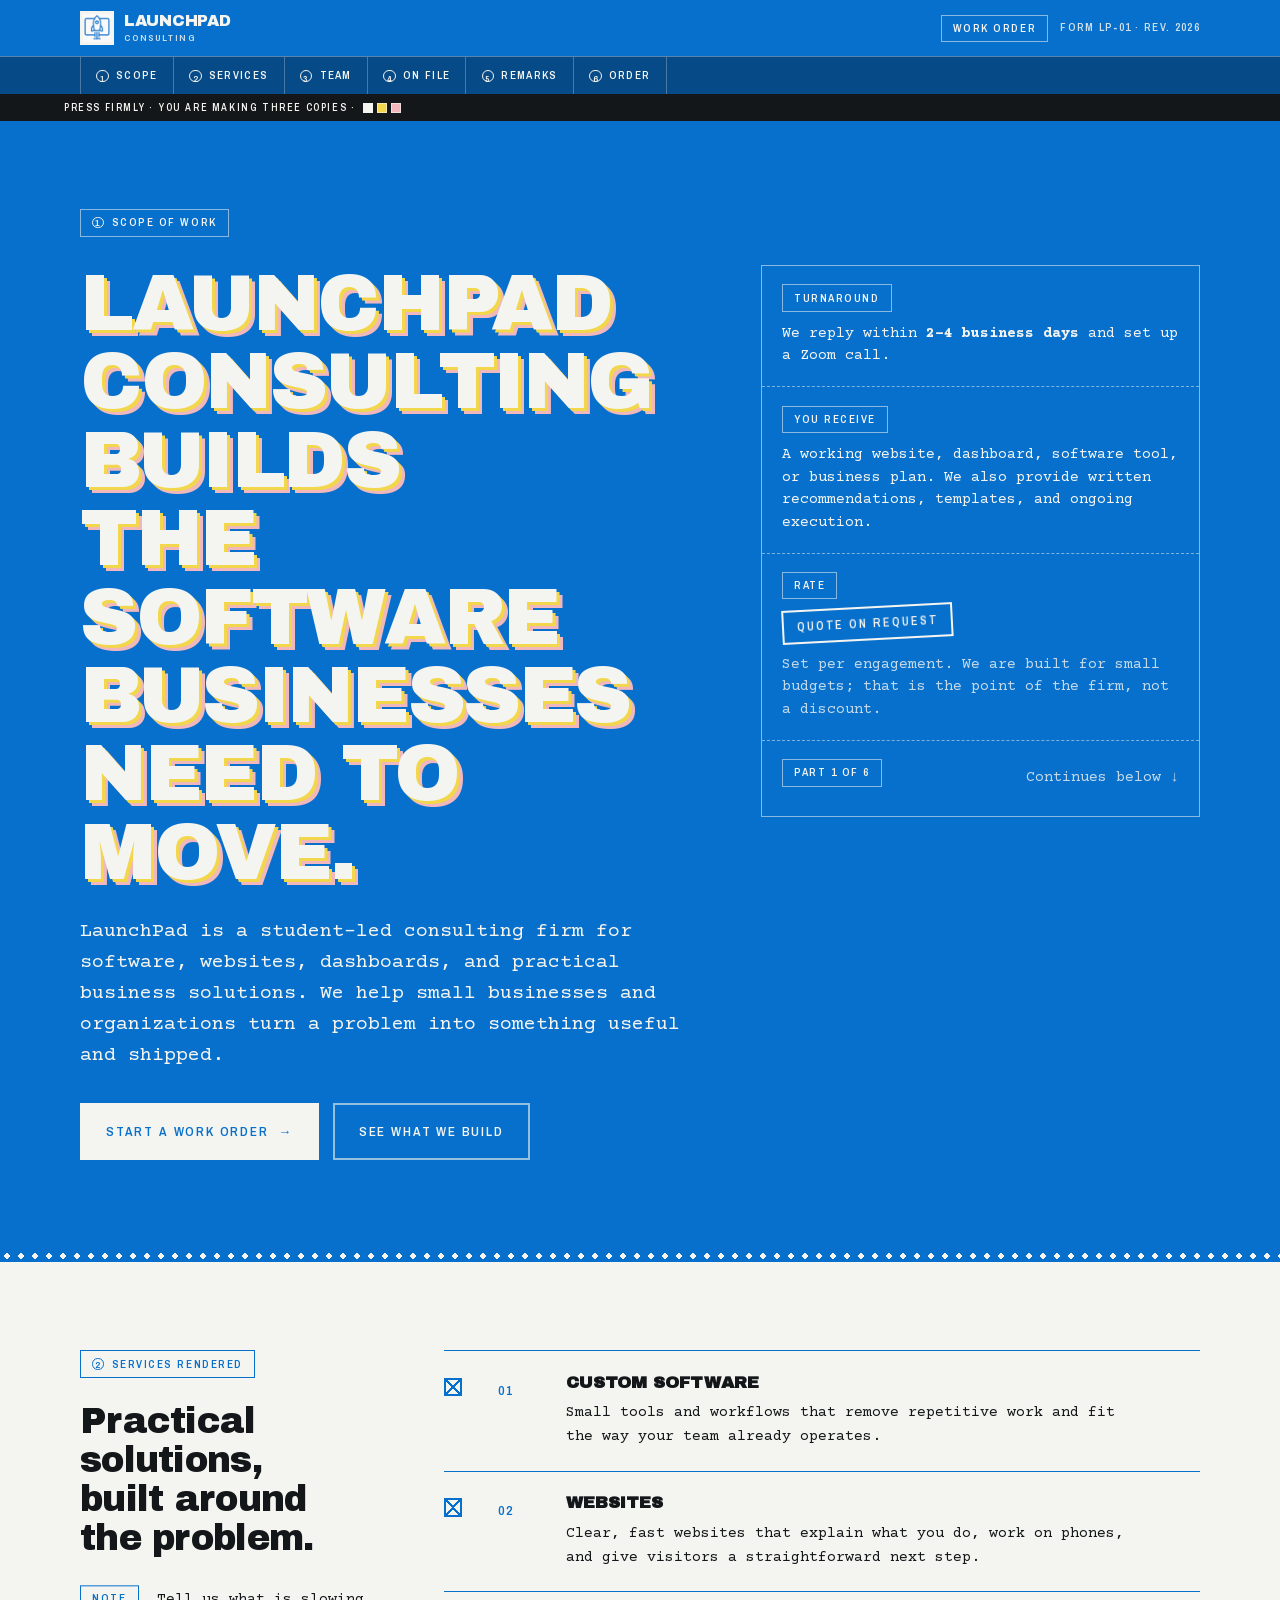
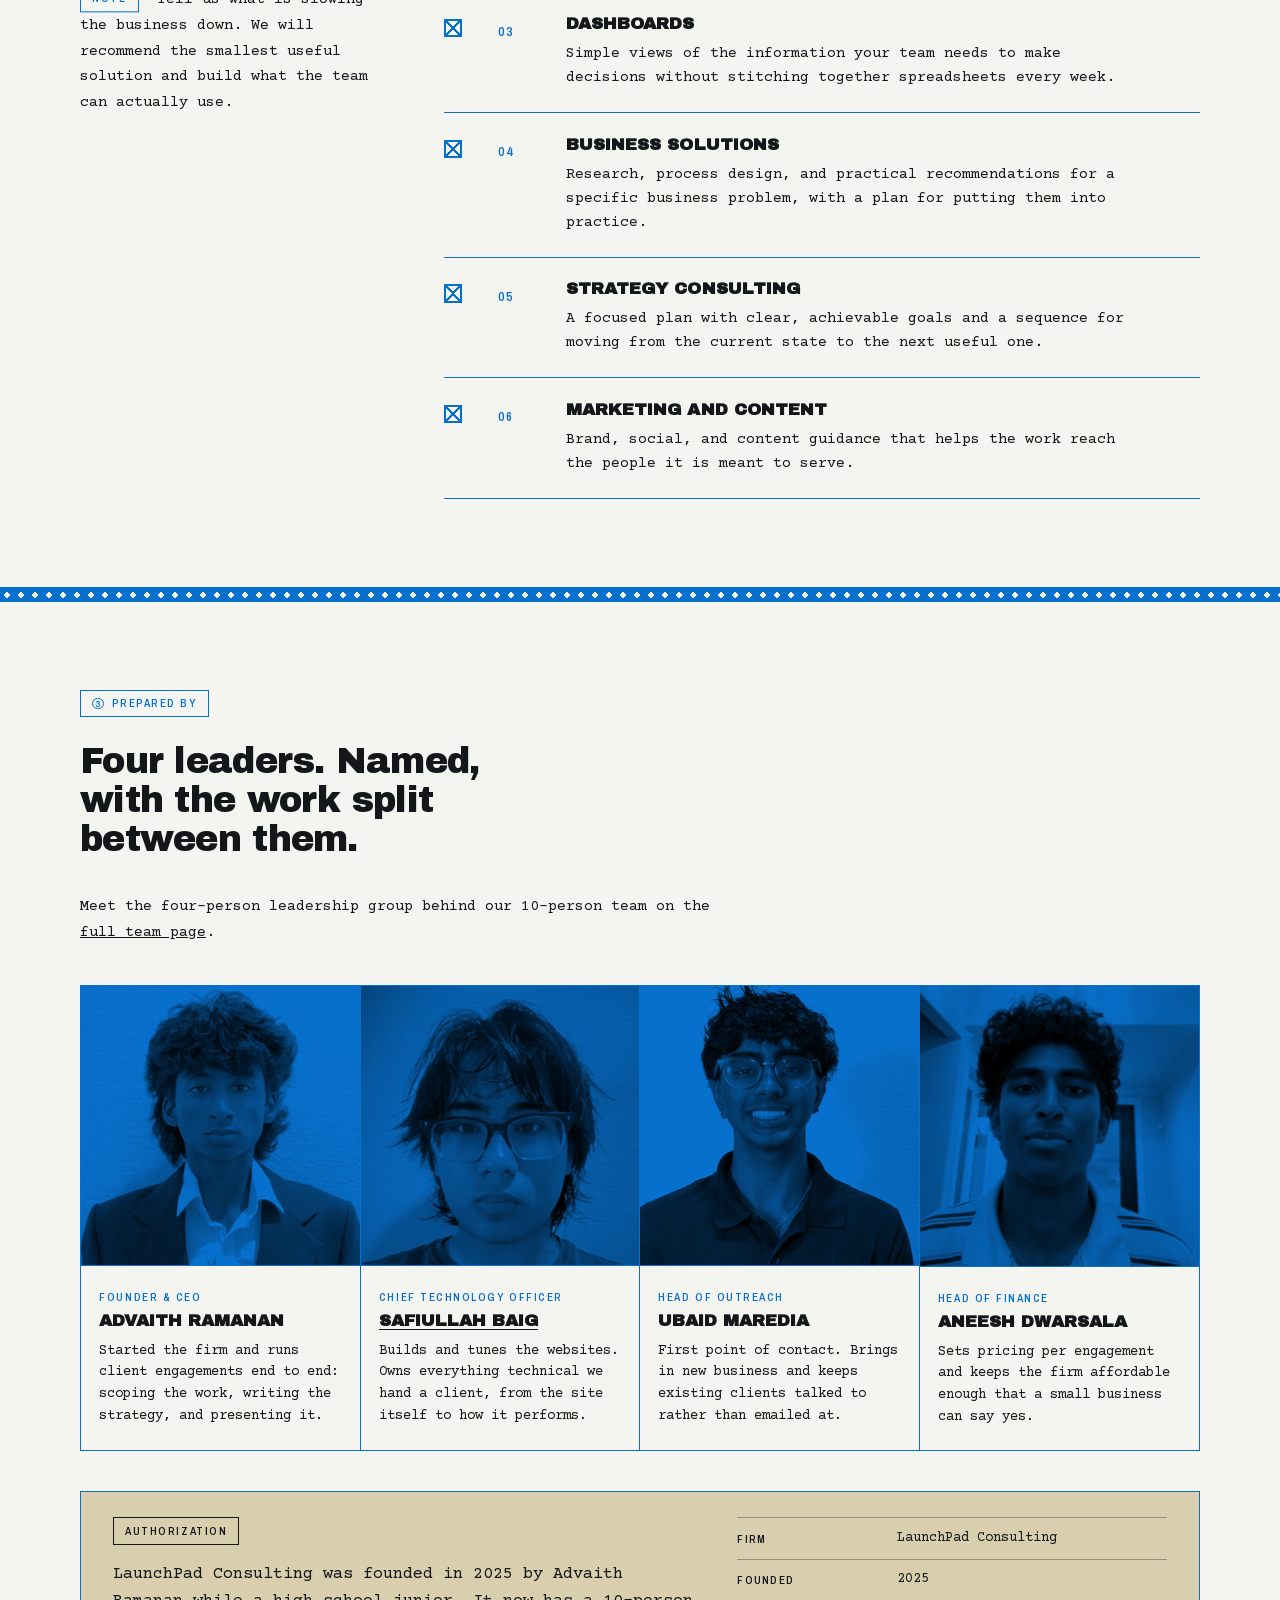
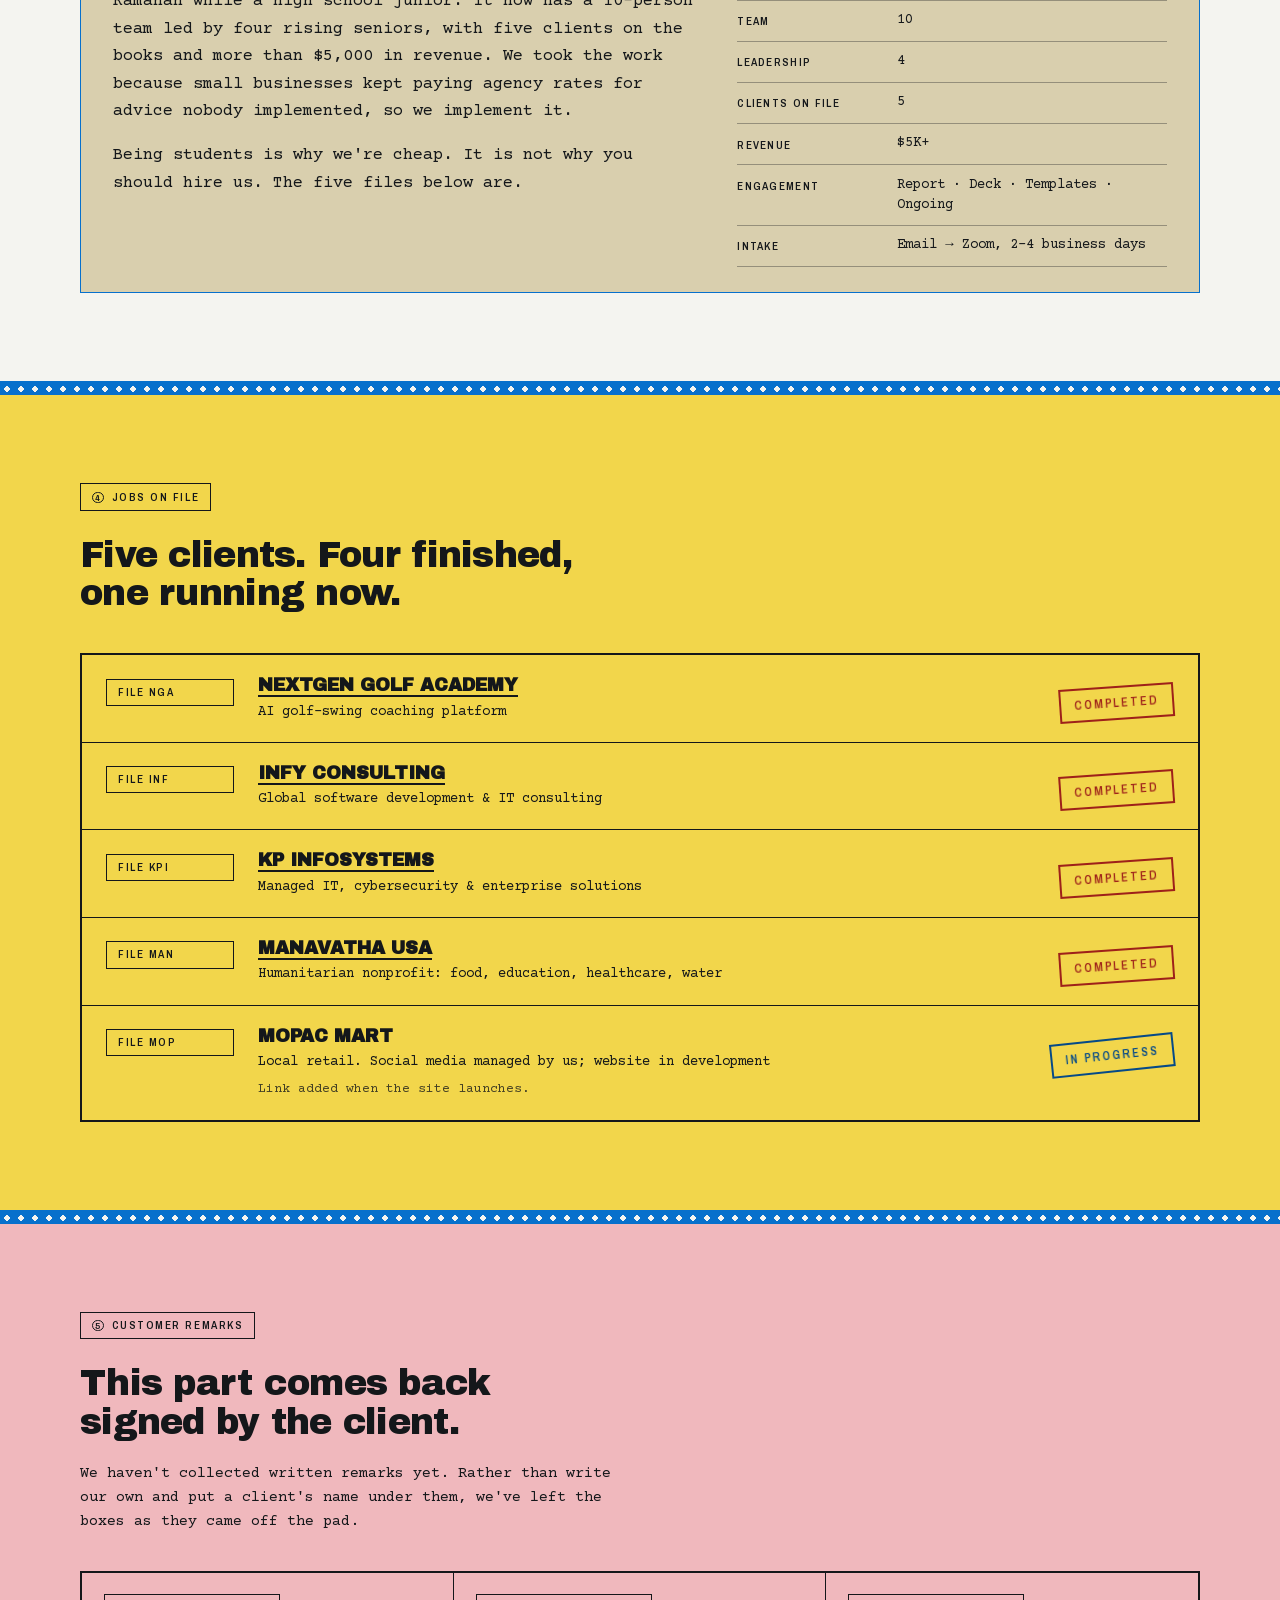
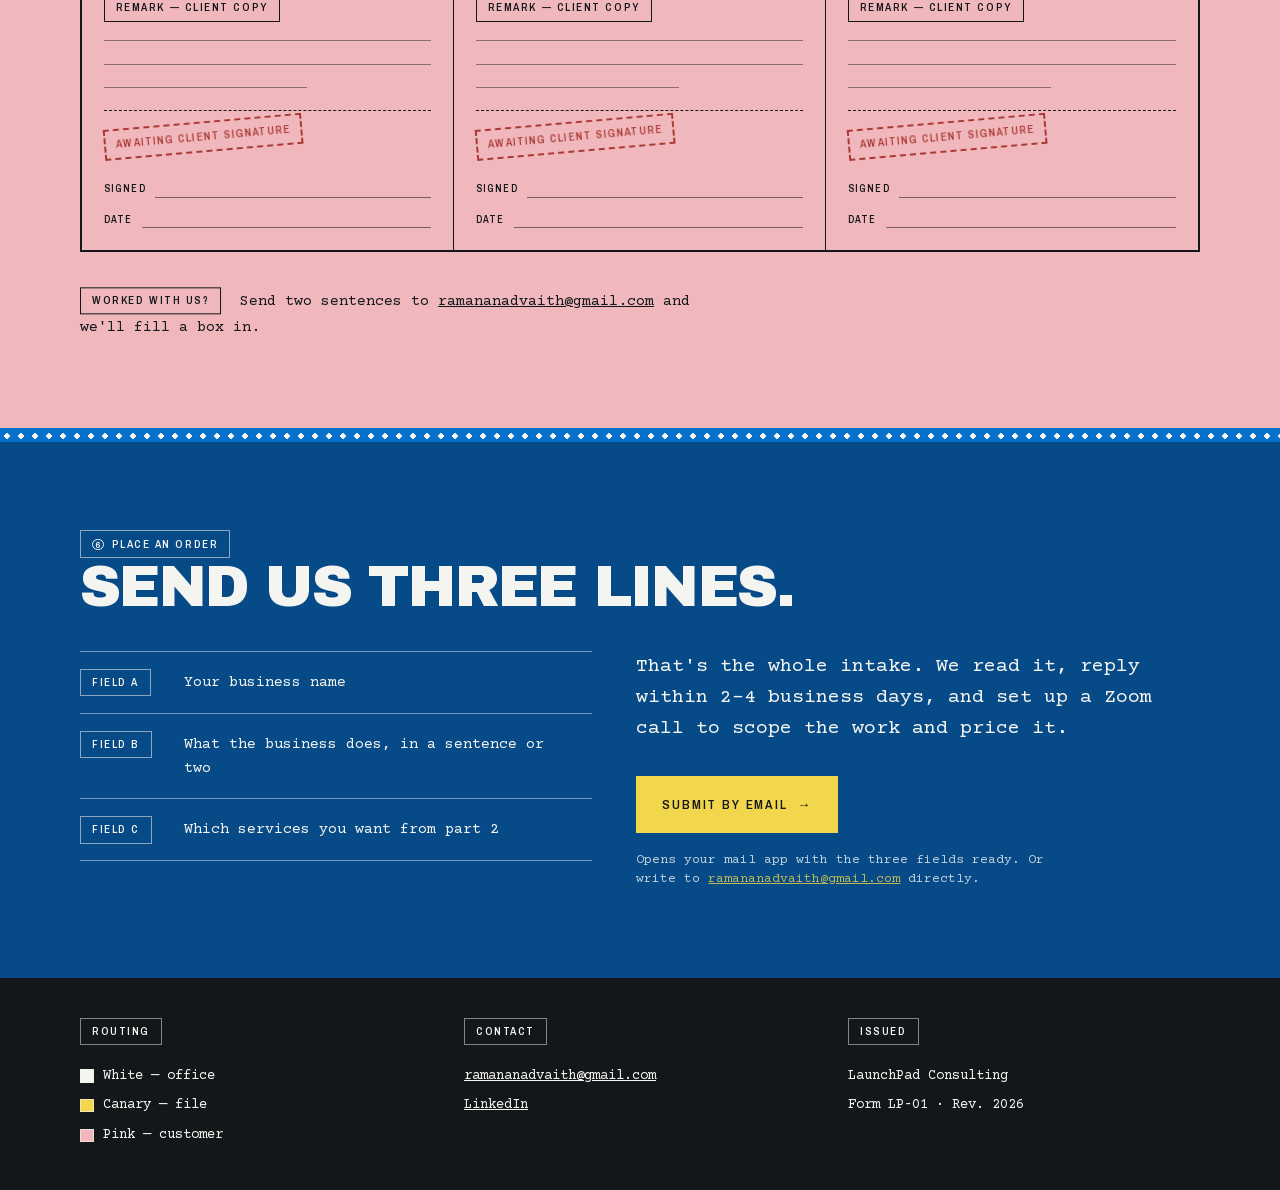
<file: index.html>
<!DOCTYPE html>
<!--
  DIRECTION CONTRACT — LaunchPad Consulting

  THESIS: The page is one multi-part carbonless work order, the paper artifact every
  service business already knows. It refuses the agency landing page: no gradient hero,
  no icon cards, no testimonial carousel.

  OWN-WORLD: Flat process inks on tinted carbonless stock. Press blue #0770cc as full
  field regions, canary and carbon-pink copies owning whole sections, black data ink,
  red stamp. Ruled boxes with notched label plates, perforated tear lines, circled field
  numbers. Archivo Black and Archivo Narrow are printed; Courier Prime is typed in.

  STORY: A skeptical owner sees a document from an operating business — six services as
  line items, four named people in the authorization block, five real clients filed with
  honest status, remarks awaiting signature — and emails a filled work order.

  FIRST VIEWPORT: Blue header bar with wordmark and form number; below it a full-bleed
  blue SCOPE OF WORK field, display line knocked out at 5rem, typed subhead, and the
  primary action set as a stamped order button at lower left.

  FORM: Multi-part work order; candidate 4 of the grounded list; native document staging
  chosen over the dealt tide-locked plan; seed key 99af8a90.
-->
<html lang="en">
<head>
<meta charset="utf-8">
<meta name="viewport" content="width=device-width, initial-scale=1">
<title>LaunchPad Consulting — Student-Led Software &amp; Business Consulting</title>
<meta name="description" content="LaunchPad Consulting is a student-led consulting firm that builds software, websites, dashboards, and practical business solutions for small businesses and organizations.">
<meta name="robots" content="index, follow">
<link rel="canonical" href="https://launchpadconsulting.xyz/">
<meta property="og:type" content="website">
<meta property="og:site_name" content="LaunchPad Consulting">
<meta property="og:title" content="LaunchPad Consulting — Student-Led Software &amp; Business Consulting">
<meta property="og:description" content="Student-led consulting for software, websites, dashboards, and practical business solutions.">
<meta property="og:url" content="https://launchpadconsulting.xyz/">
<meta property="og:image" content="https://launchpadconsulting.xyz/assets/logo.png">
<meta name="twitter:card" content="summary">
<meta name="twitter:title" content="LaunchPad Consulting — Student-Led Software &amp; Business Consulting">
<meta name="twitter:description" content="Student-led consulting for software, websites, dashboards, and practical business solutions.">
<meta name="twitter:image" content="https://launchpadconsulting.xyz/assets/logo.png">
<script type="application/ld+json">
{
  "@context": "https://schema.org",
  "@graph": [
    {
      "@type": "Organization",
      "@id": "https://launchpadconsulting.xyz/#organization",
      "name": "LaunchPad Consulting",
      "url": "https://launchpadconsulting.xyz/",
      "logo": "https://launchpadconsulting.xyz/assets/logo.png",
      "numberOfEmployees": {"@type": "QuantitativeValue", "value": 10},
      "description": "Student-led consulting for software, websites, dashboards, and practical business solutions.",
      "email": "ramananadvaith@gmail.com",
      "sameAs": [
        "https://www.linkedin.com/company/launchpad-consulting-network/"
      ],
      "member": [
        {"@type": "Person", "name": "Advaith Ramanan", "jobTitle": "Founder & CEO"},
        {"@id": "https://safiullahbaig.com/#person"},
        {"@type": "Person", "name": "Ubaid Maredia", "jobTitle": "Head of Outreach"},
        {"@type": "Person", "name": "Aneesh Dwarsala", "jobTitle": "Head of Finance"}
      ]
    },
    {
      "@type": "Person",
      "@id": "https://safiullahbaig.com/#person",
      "name": "Safiullah Baig",
      "url": "https://safiullahbaig.com/",
      "jobTitle": "Chief Technology Officer",
      "worksFor": {"@id": "https://launchpadconsulting.xyz/#organization"},
      "sameAs": ["https://github.com/bagel786"]
    },
    {
      "@type": "WebSite",
      "@id": "https://launchpadconsulting.xyz/#website",
      "name": "LaunchPad Consulting",
      "url": "https://launchpadconsulting.xyz/",
      "publisher": {"@id": "https://launchpadconsulting.xyz/#organization"}
    }
  ]
}
</script>
<link rel="icon" href="assets/logo.png">
<link rel="stylesheet" href="styles.css">
</head>
<body>

<a class="skip" href="#scope">Skip to content</a>

<!-- ============ FORM HEADER ============ -->
<header class="masthead">
  <div class="masthead__bar">
    <a class="masthead__mark" href="#top">
      <img src="assets/mark.png" alt="" width="40" height="40" aria-hidden="true">
      <span class="masthead__name">LaunchPad<span> Consulting</span></span>
    </a>
    <p class="masthead__meta">
      <span class="plate plate--onblue">Work Order</span>
      <span class="masthead__form">Form LP&#8209;01 · Rev. 2026</span>
    </p>
  </div>
  <nav class="masthead__nav" aria-label="Sections of this work order">
    <ul>
      <li><a href="#scope"><i aria-hidden="true">1</i> Scope</a></li>
      <li><a href="#services"><i aria-hidden="true">2</i> Services</a></li>
      <li><a href="team/"><i aria-hidden="true">3</i> Team</a></li>
      <li><a href="#clients"><i aria-hidden="true">4</i> On&nbsp;file</a></li>
      <li><a href="#remarks"><i aria-hidden="true">5</i> Remarks</a></li>
      <li><a href="#contact"><i aria-hidden="true">6</i> Order</a></li>
    </ul>
  </nav>
  <p class="instruct">
    <span>Press firmly<span aria-hidden="true"> · </span></span>
    <span>you are making three copies<span aria-hidden="true"> · </span></span>
    <span class="instruct__legend" aria-hidden="true">
      <b class="chip chip--bond"></b><b class="chip chip--canary"></b><b class="chip chip--pink"></b>
    </span>
  </p>
</header>

<main id="top">

<!-- ============ 1 · SCOPE OF WORK ============ -->
<section class="part part--blue" id="scope" aria-labelledby="scope-h">
  <div class="wrap">
    <p class="plate plate--onblue"><i aria-hidden="true">1</i> Scope of work</p>

    <div class="scope">
      <div class="scope__main">
        <h1 id="scope-h" class="display display--carbon">
          LaunchPad Consulting builds<br>the software businesses<br>need to move.
        </h1>
        <p class="lede">
          LaunchPad is a student-led consulting firm for software, websites, dashboards,
          and practical business solutions. We help small businesses and organizations
          turn a problem into something useful and shipped.
        </p>
        <p class="actions">
          <a class="btn btn--stamp" href="mailto:ramananadvaith@gmail.com?subject=Work%20Order%20Request&amp;body=Business%20name%3A%20%0D%0ABusiness%20details%3A%20%0D%0AServices%20needed%3A%20%0D%0A">
            Start a work order <span aria-hidden="true">→</span>
          </a>
          <a class="btn btn--ghost" href="#services">See what we build</a>
        </p>
      </div>

      <aside class="ticket" aria-label="Order terms">
        <div class="ticket__row">
          <span class="plate plate--onblue">Turnaround</span>
          <p>We reply within <strong>2–4 business days</strong> and set up a Zoom call.</p>
        </div>
        <div class="ticket__row">
          <span class="plate plate--onblue">You receive</span>
           <p>A working website, dashboard, software tool, or business plan. We also
             provide written recommendations, templates, and ongoing execution.</p>
        </div>
        <div class="ticket__row">
          <span class="plate plate--onblue">Rate</span>
          <p><span class="stamp stamp--light" data-stamp>Quote on request</span></p>
          <p class="fineprint">Set per engagement. We are built for small budgets;
             that is the point of the firm, not a discount.</p>
        </div>
        <div class="ticket__row ticket__row--foot">
          <span class="plate plate--onblue">Part 1 of 6</span>
          <p class="fineprint">Continues below <span aria-hidden="true">↓</span></p>
        </div>
      </aside>
    </div>
  </div>
</section>

<div class="perf" role="presentation"></div>

<!-- ============ 2 · SERVICES ============ -->
<section class="part part--bond" id="services" aria-labelledby="services-h">
  <div class="wrap">
    <div class="split">
    <div class="split__caption">
    <p class="plate"><i aria-hidden="true">2</i> Services rendered</p>
    <h2 id="services-h" class="heading">Practical solutions, built around the problem.</h2>
    <p class="note">
      <span class="plate">Note</span>
      Tell us what is slowing the business down. We will recommend the smallest useful
      solution and build what the team can actually use.
    </p>
    </div>

    <ol class="lines">
      <li class="line">
        <span class="line__box" aria-hidden="true"></span>
        <span class="line__no" aria-hidden="true">01</span>
        <div class="line__body">
           <h3>Custom software</h3>
           <p>Small tools and workflows that remove repetitive work and fit the way
             your team already operates.</p>
        </div>
      </li>
      <li class="line">
        <span class="line__box" aria-hidden="true"></span>
        <span class="line__no" aria-hidden="true">02</span>
        <div class="line__body">
           <h3>Websites</h3>
           <p>Clear, fast websites that explain what you do, work on phones, and give
             visitors a straightforward next step.</p>
        </div>
      </li>
      <li class="line">
        <span class="line__box" aria-hidden="true"></span>
        <span class="line__no" aria-hidden="true">03</span>
        <div class="line__body">
           <h3>Dashboards</h3>
           <p>Simple views of the information your team needs to make decisions without
             stitching together spreadsheets every week.</p>
        </div>
      </li>
      <li class="line">
        <span class="line__box" aria-hidden="true"></span>
        <span class="line__no" aria-hidden="true">04</span>
        <div class="line__body">
           <h3>Business solutions</h3>
           <p>Research, process design, and practical recommendations for a specific
             business problem, with a plan for putting them into practice.</p>
        </div>
      </li>
      <li class="line">
        <span class="line__box" aria-hidden="true"></span>
        <span class="line__no" aria-hidden="true">05</span>
        <div class="line__body">
           <h3>Strategy consulting</h3>
           <p>A focused plan with clear, achievable goals and a sequence for moving
             from the current state to the next useful one.</p>
        </div>
      </li>
      <li class="line">
        <span class="line__box" aria-hidden="true"></span>
        <span class="line__no" aria-hidden="true">06</span>
        <div class="line__body">
           <h3>Marketing and content</h3>
           <p>Brand, social, and content guidance that helps the work reach the people
             it is meant to serve.</p>
        </div>
      </li>
    </ol>
    </div>
  </div>
</section>

<div class="perf" role="presentation"></div>

<!-- ============ 3 · PREPARED BY ============ -->
<section class="part part--bond part--rule" id="team" aria-labelledby="team-h">
  <div class="wrap">
    <p class="plate"><i aria-hidden="true">3</i> Prepared by</p>
    <h2 id="team-h" class="heading">Four leaders. Named, with the work split between them.</h2>
    <p class="note">Meet the four-person leadership group behind our 10-person team on the <a href="team/">full team page</a>.</p>

    <ul class="crew">
      <li class="crew__member">
        <div class="portrait">
          <img src="assets/team/advaith_ramanan.jpg" alt="Advaith Ramanan" width="640" height="640" loading="lazy">
        </div>
        <div class="crew__plate">
          <span class="plate">Founder &amp; CEO</span>
          <h3>Advaith Ramanan</h3>
          <p>Started the firm and runs client engagements end to end: scoping the work,
             writing the strategy, and presenting it.</p>
        </div>
      </li>
      <li class="crew__member">
        <div class="portrait">
          <img src="assets/team/safiullah_baig.jpg" alt="Safiullah Baig" width="640" height="640" loading="lazy">
        </div>
        <div class="crew__plate">
          <span class="plate">Chief Technology Officer</span>
          <h3><a href="https://safiullahbaig.com/" rel="me">Safiullah Baig</a></h3>
          <p>Builds and tunes the websites. Owns everything technical we hand a
             client, from the site itself to how it performs.</p>
        </div>
      </li>
      <li class="crew__member">
        <div class="portrait">
          <img src="assets/team/ubaid_maredia.jpg" alt="Ubaid Maredia" width="640" height="640" loading="lazy">
        </div>
        <div class="crew__plate">
          <span class="plate">Head of Outreach</span>
          <h3>Ubaid Maredia</h3>
          <p>First point of contact. Brings in new business and keeps existing
             clients talked to rather than emailed at.</p>
        </div>
      </li>
      <li class="crew__member">
        <div class="portrait">
          <img src="assets/team/aneesh_dwarsala.jpg" alt="Aneesh Dwarsala" width="640" height="640" loading="lazy">
        </div>
        <div class="crew__plate">
          <span class="plate">Head of Finance</span>
          <h3>Aneesh Dwarsala</h3>
          <p>Sets pricing per engagement and keeps the firm affordable enough that a
             small business can say yes.</p>
        </div>
      </li>
    </ul>

    <div class="about">
      <div class="about__text">
        <span class="plate">Authorization</span>
        <p>
          LaunchPad Consulting was founded in 2025 by Advaith Ramanan while a high school
          junior. It now has a 10-person team led by four rising seniors, with five clients
          on the books and more than $5,000 in revenue. We took the
          work because small businesses kept paying agency rates for advice nobody
          implemented, so we implement it.
        </p>
        <p>
          Being students is why we're cheap. It is not why you should hire us. The five
          files below are.
        </p>
      </div>
      <dl class="spec">
        <div><dt>Firm</dt><dd>LaunchPad Consulting</dd></div>
        <div><dt>Founded</dt><dd>2025</dd></div>
        <div><dt>Team</dt><dd>10</dd></div>
        <div><dt>Leadership</dt><dd>4</dd></div>
        <div><dt>Clients on file</dt><dd>5</dd></div>
        <div><dt>Revenue</dt><dd>$5K+</dd></div>
        <div><dt>Engagement</dt><dd>Report · Deck · Templates · Ongoing</dd></div>
        <div><dt>Intake</dt><dd>Email → Zoom, 2–4 business days</dd></div>
      </dl>
    </div>
  </div>
</section>

<div class="perf" role="presentation"></div>

<!-- ============ 4 · JOBS ON FILE ============ -->
<section class="part part--canary" id="clients" aria-labelledby="clients-h">
  <div class="wrap">
    <p class="plate"><i aria-hidden="true">4</i> Jobs on file</p>
    <h2 id="clients-h" class="heading">Five clients. Four finished, one running now.</h2>

    <ul class="files">
      <li class="file">
        <span class="plate">File NGA</span>
        <h3><a href="https://nextgengolf-academy.com/" rel="noopener">NextGen Golf Academy</a></h3>
        <p class="file__sector">AI golf-swing coaching platform</p>
        <p class="file__status"><span class="stamp" data-stamp>Completed</span></p>
      </li>
      <li class="file">
        <span class="plate">File INF</span>
        <h3><a href="https://infyconsulting.com/" rel="noopener">Infy Consulting</a></h3>
        <p class="file__sector">Global software development &amp; IT consulting</p>
        <p class="file__status"><span class="stamp" data-stamp>Completed</span></p>
      </li>
      <li class="file">
        <span class="plate">File KPI</span>
        <h3><a href="https://kpinfosystems.com/" rel="noopener">KP Infosystems</a></h3>
        <p class="file__sector">Managed IT, cybersecurity &amp; enterprise solutions</p>
        <p class="file__status"><span class="stamp" data-stamp>Completed</span></p>
      </li>
      <li class="file">
        <span class="plate">File MAN</span>
        <h3><a href="https://manavathausa.com/" rel="noopener">Manavatha USA</a></h3>
        <p class="file__sector">Humanitarian nonprofit: food, education, healthcare, water</p>
        <p class="file__status"><span class="stamp" data-stamp>Completed</span></p>
      </li>
      <li class="file file--open">
        <span class="plate">File MOP</span>
        <h3>Mopac Mart</h3>
        <p class="file__sector">Local retail. Social media managed by us; website in development</p>
        <p class="file__status"><span class="stamp stamp--blue" data-stamp>In progress</span></p>
        <p class="fineprint">Link added when the site launches.</p>
      </li>
    </ul>
  </div>
</section>

<div class="perf" role="presentation"></div>

<!-- ============ 5 · CUSTOMER REMARKS ============ -->
<section class="part part--pink" id="remarks" aria-labelledby="remarks-h">
  <div class="wrap">
    <p class="plate"><i aria-hidden="true">5</i> Customer remarks</p>
    <h2 id="remarks-h" class="heading">This part comes back signed by the client.</h2>
    <p class="remarks__intro">
      We haven't collected written remarks yet. Rather than write our own and put a
      client's name under them, we've left the boxes as they came off the pad.
    </p>

    <ul class="remarks">
      <li class="remark">
        <span class="plate">Remark — client copy</span>
        <div class="remark__field" aria-hidden="true">
          <span></span><span></span><span></span>
        </div>
        <div class="remark__sig">
          <span class="stamp stamp--outline" data-stamp>Awaiting client signature</span>
          <dl class="sigline">
            <div><dt>Signed</dt><dd aria-hidden="true"></dd></div>
            <div><dt>Date</dt><dd aria-hidden="true"></dd></div>
          </dl>
        </div>
      </li>
      <li class="remark">
        <span class="plate">Remark — client copy</span>
        <div class="remark__field" aria-hidden="true">
          <span></span><span></span><span></span>
        </div>
        <div class="remark__sig">
          <span class="stamp stamp--outline" data-stamp>Awaiting client signature</span>
          <dl class="sigline">
            <div><dt>Signed</dt><dd aria-hidden="true"></dd></div>
            <div><dt>Date</dt><dd aria-hidden="true"></dd></div>
          </dl>
        </div>
      </li>
      <li class="remark">
        <span class="plate">Remark — client copy</span>
        <div class="remark__field" aria-hidden="true">
          <span></span><span></span><span></span>
        </div>
        <div class="remark__sig">
          <span class="stamp stamp--outline" data-stamp>Awaiting client signature</span>
          <dl class="sigline">
            <div><dt>Signed</dt><dd aria-hidden="true"></dd></div>
            <div><dt>Date</dt><dd aria-hidden="true"></dd></div>
          </dl>
        </div>
      </li>
    </ul>

    <p class="note">
      <span class="plate">Worked with us?</span>
      Send two sentences to <a href="mailto:ramananadvaith@gmail.com?subject=Client%20remark">ramananadvaith@gmail.com</a>
      and we'll fill a box in.
    </p>
  </div>
</section>

<div class="perf" role="presentation"></div>

<!-- ============ 6 · PLACE AN ORDER ============ -->
<section class="part part--deep" id="contact" aria-labelledby="contact-h">
  <div class="wrap">
    <p class="plate plate--onblue"><i aria-hidden="true">6</i> Place an order</p>
    <h2 id="contact-h" class="display display--sm">Send us three lines.</h2>

    <div class="order">
      <ol class="order__fields">
        <li><span class="plate plate--onblue">Field A</span> Your business name</li>
        <li><span class="plate plate--onblue">Field B</span> What the business does, in a sentence or two</li>
        <li><span class="plate plate--onblue">Field C</span> Which services you want from part 2</li>
      </ol>

      <div class="order__action">
        <p class="lede">
          That's the whole intake. We read it, reply within 2–4 business days, and
          set up a Zoom call to scope the work and price it.
        </p>
        <p class="actions">
          <a class="btn btn--stamp btn--light" href="mailto:ramananadvaith@gmail.com?subject=Work%20Order%20Request&amp;body=Business%20name%3A%20%0D%0ABusiness%20details%3A%20%0D%0AServices%20needed%3A%20%0D%0A">
            Submit by email <span aria-hidden="true">→</span>
          </a>
        </p>
        <p class="fineprint">
          Opens your mail app with the three fields ready. Or write to
          <a href="mailto:ramananadvaith@gmail.com">ramananadvaith@gmail.com</a> directly.
        </p>
      </div>
    </div>
  </div>
</section>

</main>

<!-- ============ ROUTING FOOTER ============ -->
<footer class="foot">
  <div class="wrap foot__grid">
    <div>
      <span class="plate">Routing</span>
      <ul class="routing">
        <li><b class="chip chip--bond" aria-hidden="true"></b> White — office</li>
        <li><b class="chip chip--canary" aria-hidden="true"></b> Canary — file</li>
        <li><b class="chip chip--pink" aria-hidden="true"></b> Pink — customer</li>
      </ul>
    </div>
    <div>
      <span class="plate">Contact</span>
      <ul class="routing">
        <li><a href="mailto:ramananadvaith@gmail.com">ramananadvaith@gmail.com</a></li>
        <li><a href="https://www.linkedin.com/company/launchpad-consulting-network/" rel="noopener">LinkedIn</a></li>
      </ul>
    </div>
    <div>
      <span class="plate">Issued</span>
      <ul class="routing">
        <li>LaunchPad Consulting</li>
        <li>Form LP&#8209;01 · Rev. 2026</li>
      </ul>
    </div>
  </div>
</footer>

<script>
(function () {
  if (window.matchMedia('(prefers-reduced-motion: reduce)').matches) return;
  var stamps = document.querySelectorAll('[data-stamp]');
  if (!('IntersectionObserver' in window)) return;
  stamps.forEach(function (el) { el.classList.add('stamp--pending'); });
  var io = new IntersectionObserver(function (entries) {
    entries.forEach(function (e) {
      if (!e.isIntersecting) return;
      e.target.classList.add('stamp--struck');
      io.unobserve(e.target);
    });
  }, { threshold: 0.9 });
  stamps.forEach(function (el) { io.observe(el); });
})();
</script>

</body>
</html>
</file>
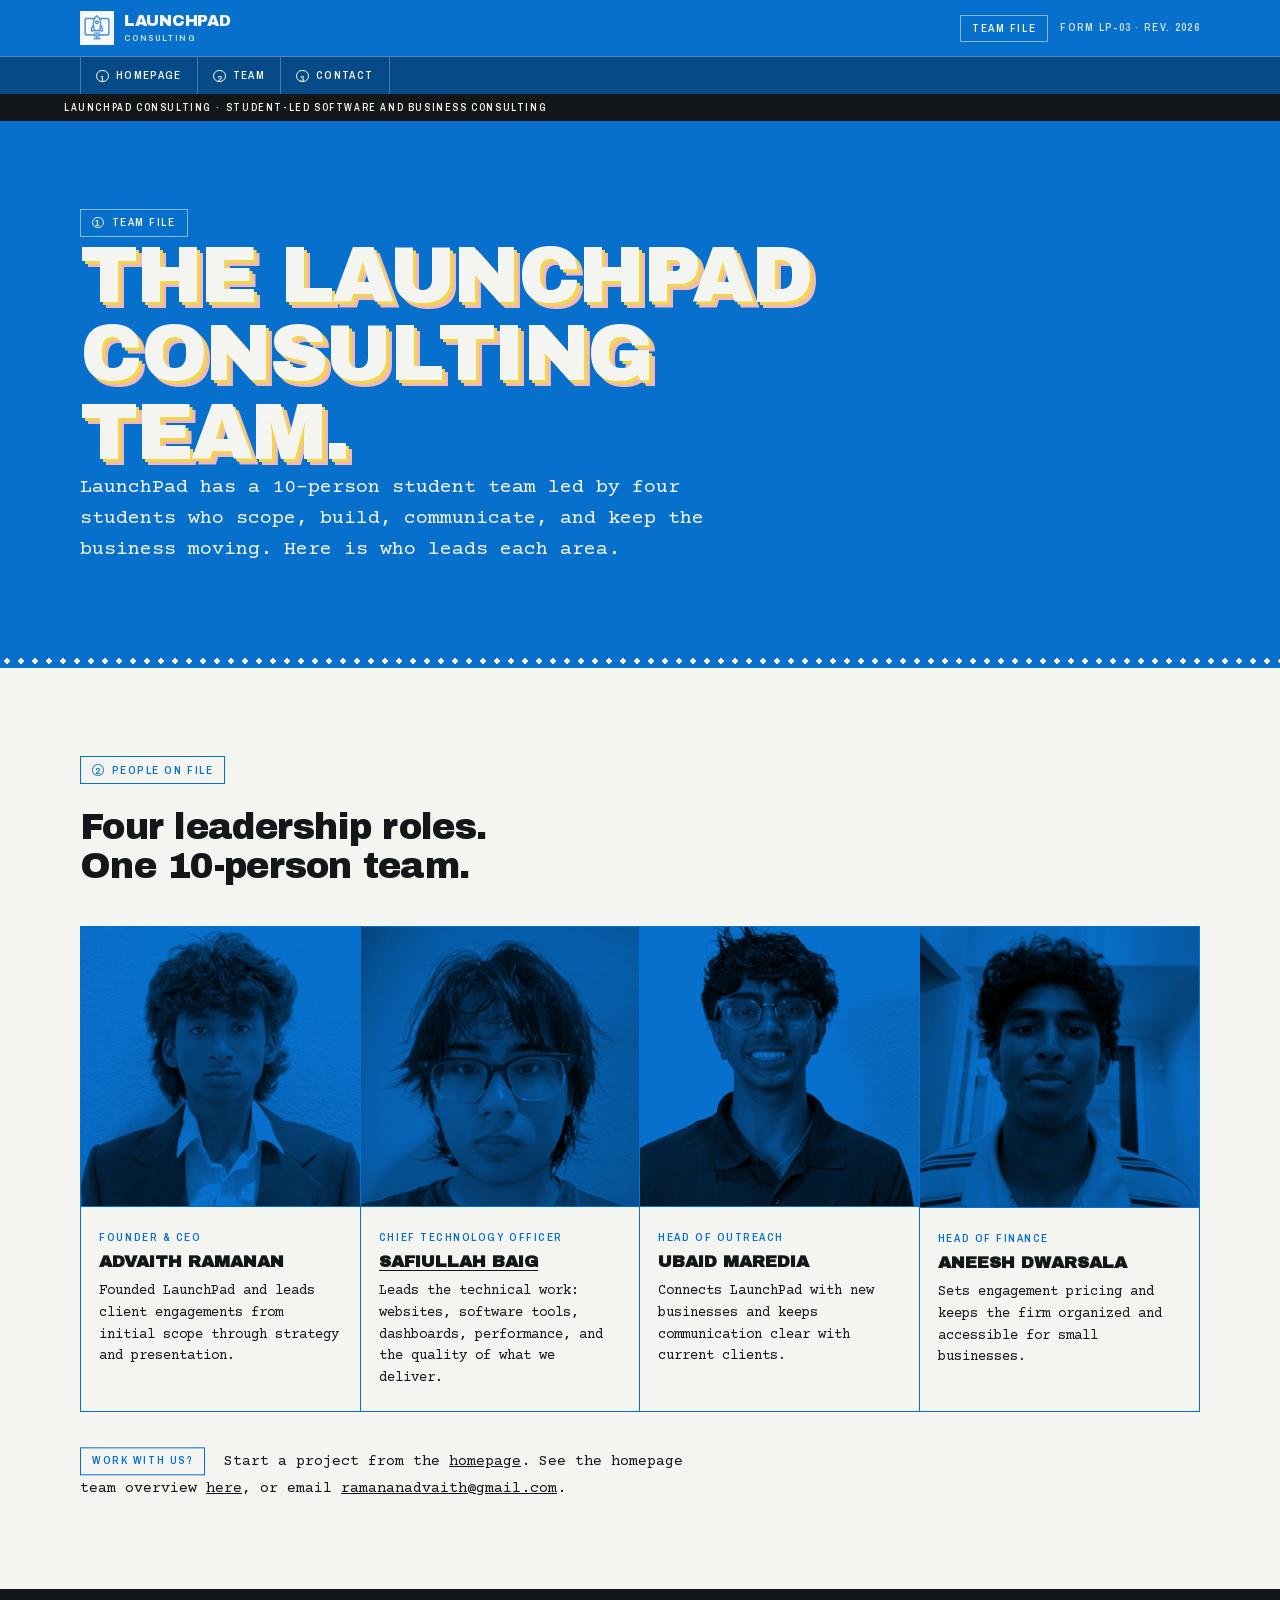
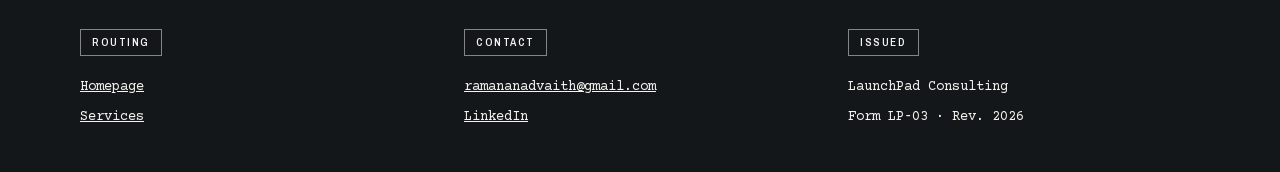
<file: team/index.html>
<!DOCTYPE html>
<html lang="en">
<head>
<meta charset="utf-8">
<meta name="viewport" content="width=device-width, initial-scale=1">
<title>Team | LaunchPad Consulting</title>
<meta name="description" content="Meet the four-person leadership group behind LaunchPad Consulting's 10-person student team.">
<meta name="robots" content="index, follow">
<link rel="canonical" href="https://launchpadconsulting.xyz/team/">
<meta property="og:type" content="profile">
<meta property="og:site_name" content="LaunchPad Consulting">
<meta property="og:title" content="Team | LaunchPad Consulting">
<meta property="og:description" content="Meet the four-person leadership group behind LaunchPad Consulting's 10-person student team.">
<meta property="og:url" content="https://launchpadconsulting.xyz/team/">
<meta property="og:image" content="https://launchpadconsulting.xyz/assets/logo.png">
<script type="application/ld+json">
{
  "@context": "https://schema.org",
  "@graph": [
    {
      "@type": "Organization",
      "@id": "https://launchpadconsulting.xyz/#organization",
      "name": "LaunchPad Consulting",
      "url": "https://launchpadconsulting.xyz/",
      "numberOfEmployees": {"@type": "QuantitativeValue", "value": 10}
    },
    {
      "@type": "CollectionPage",
      "@id": "https://launchpadconsulting.xyz/team/#webpage",
      "name": "Team | LaunchPad Consulting",
      "url": "https://launchpadconsulting.xyz/team/",
      "isPartOf": {"@id": "https://launchpadconsulting.xyz/#website"},
      "about": {"@id": "https://launchpadconsulting.xyz/#organization"}
    },
    {
      "@type": "Person",
      "name": "Advaith Ramanan",
      "jobTitle": "Founder & CEO",
      "worksFor": {"@id": "https://launchpadconsulting.xyz/#organization"},
      "image": "https://launchpadconsulting.xyz/assets/team/advaith_ramanan.jpg"
    },
    {
      "@type": "Person",
      "name": "Safiullah Baig",
      "@id": "https://safiullahbaig.com/#person",
      "url": "https://safiullahbaig.com/",
      "jobTitle": "Chief Technology Officer",
      "description": "Leads LaunchPad's technical work, including websites, software tools, dashboards, performance, and delivery quality.",
      "worksFor": {"@id": "https://launchpadconsulting.xyz/#organization"},
      "image": "https://launchpadconsulting.xyz/assets/team/safiullah_baig.jpg",
      "sameAs": ["https://github.com/bagel786"]
    },
    {
      "@type": "Person",
      "name": "Ubaid Maredia",
      "jobTitle": "Head of Outreach",
      "worksFor": {"@id": "https://launchpadconsulting.xyz/#organization"},
      "image": "https://launchpadconsulting.xyz/assets/team/ubaid_maredia.jpg"
    },
    {
      "@type": "Person",
      "name": "Aneesh Dwarsala",
      "jobTitle": "Head of Finance",
      "worksFor": {"@id": "https://launchpadconsulting.xyz/#organization"},
      "image": "https://launchpadconsulting.xyz/assets/team/aneesh_dwarsala.jpg"
    }
  ]
}
</script>
<link rel="icon" href="../assets/logo.png">
<link rel="stylesheet" href="../styles.css">
</head>
<body>
<a class="skip" href="#team-list">Skip to team</a>
<header class="masthead">
  <div class="masthead__bar">
    <a class="masthead__mark" href="../">
      <img src="../assets/mark.png" alt="" width="40" height="40" aria-hidden="true">
      <span class="masthead__name">LaunchPad<span> Consulting</span></span>
    </a>
    <p class="masthead__meta">
      <span class="plate plate--onblue">Team File</span>
      <span class="masthead__form">Form LP&#8209;03 · Rev. 2026</span>
    </p>
  </div>
  <nav class="masthead__nav" aria-label="Site navigation">
    <ul>
      <li><a href="../"><i aria-hidden="true">1</i> Homepage</a></li>
      <li><a href="#team-list"><i aria-hidden="true">2</i> Team</a></li>
      <li><a href="../#contact"><i aria-hidden="true">3</i> Contact</a></li>
    </ul>
  </nav>
  <p class="instruct">
    <span>LaunchPad Consulting<span aria-hidden="true"> · </span></span>
    <span>Student-led software and business consulting</span>
  </p>
</header>
<main>
  <section class="part part--blue" aria-labelledby="team-title">
    <div class="wrap">
      <p class="plate plate--onblue"><i aria-hidden="true">1</i> Team file</p>
      <h1 id="team-title" class="display display--carbon">The LaunchPad Consulting<br>team.</h1>
      <p class="lede">LaunchPad has a 10-person student team led by four students who scope, build, communicate, and keep the business moving. Here is who leads each area.</p>
    </div>
  </section>
  <div class="perf" role="presentation"></div>
  <section class="part part--bond part--rule" id="team-list" aria-labelledby="team-list-title">
    <div class="wrap">
      <p class="plate"><i aria-hidden="true">2</i> People on file</p>
      <h2 id="team-list-title" class="heading">Four leadership roles. One 10-person team.</h2>
      <ul class="crew">
        <li class="crew__member">
          <div class="portrait"><img src="../assets/team/advaith_ramanan.jpg" alt="Advaith Ramanan" width="640" height="640"></div>
          <div class="crew__plate"><span class="plate">Founder &amp; CEO</span><h3>Advaith Ramanan</h3><p>Founded LaunchPad and leads client engagements from initial scope through strategy and presentation.</p></div>
        </li>
        <li class="crew__member">
          <div class="portrait"><img src="../assets/team/safiullah_baig.jpg" alt="Safiullah Baig" width="640" height="640"></div>
          <div class="crew__plate"><span class="plate">Chief Technology Officer</span><h3><a href="https://safiullahbaig.com/" rel="me">Safiullah Baig</a></h3><p>Leads the technical work: websites, software tools, dashboards, performance, and the quality of what we deliver.</p></div>
        </li>
        <li class="crew__member">
          <div class="portrait"><img src="../assets/team/ubaid_maredia.jpg" alt="Ubaid Maredia" width="640" height="640"></div>
          <div class="crew__plate"><span class="plate">Head of Outreach</span><h3>Ubaid Maredia</h3><p>Connects LaunchPad with new businesses and keeps communication clear with current clients.</p></div>
        </li>
        <li class="crew__member">
          <div class="portrait"><img src="../assets/team/aneesh_dwarsala.jpg" alt="Aneesh Dwarsala" width="640" height="640"></div>
          <div class="crew__plate"><span class="plate">Head of Finance</span><h3>Aneesh Dwarsala</h3><p>Sets engagement pricing and keeps the firm organized and accessible for small businesses.</p></div>
        </li>
      </ul>
      <p class="note"><span class="plate">Work with us?</span> Start a project from the <a href="../#contact">homepage</a>. See the homepage team overview <a href="../#team">here</a>, or email <a href="mailto:ramananadvaith@gmail.com">ramananadvaith@gmail.com</a>.</p>
    </div>
  </section>
</main>
<footer class="foot">
  <div class="wrap foot__grid">
    <div><span class="plate">Routing</span><ul class="routing"><li><a href="../">Homepage</a></li><li><a href="../#services">Services</a></li></ul></div>
    <div><span class="plate">Contact</span><ul class="routing"><li><a href="mailto:ramananadvaith@gmail.com">ramananadvaith@gmail.com</a></li><li><a href="https://www.linkedin.com/company/launchpad-consulting-network/" rel="noopener">LinkedIn</a></li></ul></div>
    <div><span class="plate">Issued</span><ul class="routing"><li>LaunchPad Consulting</li><li>Form LP&#8209;03 · Rev. 2026</li></ul></div>
  </div>
</footer>
</body>
</html>
</file>
<file: styles.css>
/* ==========================================================================
   LaunchPad Consulting — the work order
   Flat process inks on carbonless stock. No radius, no shadow, no gradient
   except the perforation repeat. See DESIGN.md.
   ========================================================================== */

@font-face{font-family:"Archivo Black";src:url("assets/fonts/archivo-black.woff2") format("woff2");font-weight:400;font-style:normal;font-display:swap}
@font-face{font-family:"Archivo Narrow";src:url("assets/fonts/archivo-narrow-600.woff2") format("woff2");font-weight:600;font-style:normal;font-display:swap}
@font-face{font-family:"Courier Prime";src:url("assets/fonts/courier-prime-400.woff2") format("woff2");font-weight:400;font-style:normal;font-display:swap}
@font-face{font-family:"Courier Prime";src:url("assets/fonts/courier-prime-700.woff2") format("woff2");font-weight:700;font-style:normal;font-display:swap}

:root{
  /* inks */
  --ink-blue:#0770cc;
  --ink-blue-deep:#064a87;
  --ink-black:#14171a;
  --ink-red:#c8322b;
  /* stamp inks for the tinted stocks — the bright red and press blue drop
     below 4.5:1 on canary and pink, so the darker mixes carry those parts */
  --ink-red-deep:#9e2119;
  --ink-blue-onstock:#064a87;
  /* stocks */
  --stock-bond:#f4f4f0;
  --stock-canary:#f2d64b;
  --stock-pink:#f0b8bd;
  --stock-manila:#d9cfae;

  --rule:1px solid var(--ink-blue);
  --rule-thick:2px solid var(--ink-blue);

  --display:"Archivo Black",Impact,"Haettenschweiler",sans-serif;
  --label:"Archivo Narrow","Arial Narrow",Arial,sans-serif;
  --data:"Courier Prime","Courier New",Courier,monospace;

  --gap:clamp(1.25rem,3.5vw,2.75rem);
  --pad:clamp(1.25rem,5vw,4.5rem);
}

*,*::before,*::after{box-sizing:border-box}
html{-webkit-text-size-adjust:100%}
body{
  margin:0;
  background:var(--stock-bond);
  color:var(--ink-black);
  font-family:var(--data);
  font-size:clamp(1rem,.96rem + .18vw,1.0625rem);
  line-height:1.62;
  overflow-x:hidden;
}
img{max-width:100%;height:auto;display:block}
a{color:inherit}
ul,ol{margin:0;padding:0;list-style:none}
h1,h2,h3,p{margin:0}

/* nothing rounds, nothing floats */
*{border-radius:0}

.wrap{max-width:78rem;margin-inline:auto;padding-inline:var(--pad)}

.skip{
  position:absolute;left:.5rem;top:-4rem;z-index:100;
  background:var(--ink-red);color:#fff;padding:.7rem 1.1rem;
  font-family:var(--label);text-transform:uppercase;letter-spacing:.12em;
  font-size:.8rem;text-decoration:none;transition:top .12s;
}
.skip:focus{top:.5rem}

/* --------------------------------------------------------------- plates */
.plate{
  display:inline-flex;align-items:center;gap:.5rem;
  font-family:var(--label);font-weight:600;
  text-transform:uppercase;letter-spacing:.14em;
  font-size:.6875rem;line-height:1;
  padding:.45rem .7rem;
  border:var(--rule);
  color:var(--ink-blue);
  background:var(--stock-bond);
}
.plate i{
  font-style:normal;display:inline-grid;place-items:center;
  width:1.15em;height:1.15em;border:1px solid currentColor;border-radius:50%;
  font-size:.9em;padding-top:.05em;
}
.plate--onblue{color:var(--stock-bond);border-color:rgba(244,244,240,.55);background:transparent}

/* --------------------------------------------------------------- type */
.display{
  font-family:var(--display);font-weight:400;
  font-size:clamp(2.1rem,1rem + 5.4vw,5rem);
  line-height:.98;letter-spacing:-.03em;
  text-transform:uppercase;
  text-wrap:balance;
}
.display--sm{font-size:clamp(1.9rem,1rem + 4vw,3.6rem)}
/* carbon misregistration: the second and third copies printed a hair off the
   first. Flat hard offsets, no blur — this is a press artefact, not elevation. */
.display--carbon{
  text-shadow:
     3px 3px 0 var(--stock-canary),
     6px 6px 0 var(--stock-pink);
}
/* the offsets scale down with the type, or they crowd the letterforms */
@media (max-width:560px){.display--carbon{text-shadow:1.5px 1.5px 0 var(--stock-canary),3px 3px 0 var(--stock-pink)}}

.heading{
  font-family:var(--display);font-weight:400;
  font-size:clamp(1.35rem,.95rem + 1.7vw,2.25rem);
  line-height:1.08;letter-spacing:-.02em;
  text-wrap:balance;
  max-width:22ch;
}

.lede{font-size:clamp(1.02rem,.95rem + .45vw,1.25rem);line-height:1.55;max-width:56ch}
.fineprint{font-size:.8125rem;line-height:1.5;opacity:.78;max-width:52ch}

/* --------------------------------------------------------------- parts */
.part{padding-block:clamp(2.75rem,7vw,5.5rem)}
.part--bond{background:var(--stock-bond)}
.part--blue{background:var(--ink-blue);color:var(--stock-bond)}
.part--deep{background:var(--ink-blue-deep);color:var(--stock-bond)}
.part--canary{background:var(--stock-canary)}
.part--pink{background:var(--stock-pink)}
.part--rule{border-top:var(--rule)}

.part--canary .plate,
.part--pink .plate{background:transparent;border-color:var(--ink-black);color:var(--ink-black)}

/* the tear line between parts */
.perf{
  height:14px;
  background:
    radial-gradient(circle at 7px 7px, var(--stock-bond) 2.6px, transparent 2.8px) 0 0/14px 14px,
    var(--ink-blue);
  border-block:var(--rule);
}

/* --------------------------------------------------------------- masthead */
.masthead{position:sticky;top:0;z-index:50;background:var(--ink-blue);color:var(--stock-bond)}
.masthead__bar{
  display:flex;flex-wrap:wrap;gap:1rem;align-items:center;justify-content:space-between;
  max-width:78rem;margin-inline:auto;padding:.7rem var(--pad);
}
.masthead__mark{display:flex;align-items:center;gap:.65rem;text-decoration:none}
.masthead__mark img{width:34px;height:34px;background:var(--stock-bond);padding:2px;border:1px solid rgba(244,244,240,.5)}
.masthead__name{
  font-family:var(--display);text-transform:uppercase;
  font-size:1rem;letter-spacing:-.01em;line-height:1;
}
.masthead__name span{font-family:var(--label);font-weight:600;letter-spacing:.16em;font-size:.62rem;display:block;margin-top:.28rem;opacity:.85}
.masthead__meta{display:flex;align-items:center;gap:.75rem;flex-wrap:wrap}
.masthead__form{font-family:var(--label);font-weight:600;text-transform:uppercase;letter-spacing:.12em;font-size:.6875rem;opacity:.85}

.masthead__nav{border-top:1px solid rgba(244,244,240,.35);background:var(--ink-blue-deep)}
.masthead__nav ul{
  display:flex;max-width:78rem;margin-inline:auto;padding-inline:var(--pad);
  overflow-x:auto;scrollbar-width:none;
}
.masthead__nav ul::-webkit-scrollbar{display:none}
.masthead__nav a{
  display:flex;align-items:center;gap:.45rem;white-space:nowrap;
  padding:.6rem .95rem;text-decoration:none;
  font-family:var(--label);font-weight:600;text-transform:uppercase;
  letter-spacing:.12em;font-size:.6875rem;
  border-right:1px solid rgba(244,244,240,.28);
}
.masthead__nav li:first-child a{border-left:1px solid rgba(244,244,240,.28)}
.masthead__nav a i{
  font-style:normal;display:inline-grid;place-items:center;
  width:1.35em;height:1.35em;border:1px solid currentColor;border-radius:50%;font-size:.85em;
}
.masthead__nav a:hover{background:var(--ink-blue)}

/* the instruction line printed across the top of every carbonless pad */
.instruct{
  display:flex;flex-wrap:wrap;align-items:center;gap:.1rem .35rem;
  max-width:78rem;margin-inline:auto;padding:.42rem var(--pad);
  background:var(--ink-black);color:var(--stock-bond);
  font-family:var(--label);font-weight:600;text-transform:uppercase;
  letter-spacing:.16em;font-size:.625rem;line-height:1.3;
}
.instruct__legend{display:inline-flex;gap:.25rem;margin-left:.15rem}
.instruct .chip{width:.62rem;height:.62rem}
.masthead .instruct{max-width:none}
.masthead .instruct > *{max-width:78rem}

/* --------------------------------------------------------------- 1 scope */
.scope{
  display:grid;gap:var(--gap);margin-top:1.75rem;
  grid-template-columns:minmax(0,1.45fr) minmax(0,1fr);
  align-items:start;
}
.scope__main .lede{margin-top:1.5rem}
.actions{display:flex;flex-wrap:wrap;gap:.85rem;margin-top:2rem}

.btn{
  display:inline-flex;align-items:center;gap:.6rem;
  font-family:var(--label);font-weight:600;text-transform:uppercase;
  letter-spacing:.14em;font-size:.8125rem;
  padding:1rem 1.5rem;text-decoration:none;
  border:var(--rule-thick);
  transition:background .12s,color .12s,border-color .12s;
}
.btn--stamp{background:var(--stock-bond);color:var(--ink-blue);border-color:var(--stock-bond)}
.btn--stamp:hover{background:var(--stock-canary);border-color:var(--stock-canary);color:var(--ink-black)}
.btn--light{background:var(--stock-canary);border-color:var(--stock-canary);color:var(--ink-black)}
.btn--light:hover{background:var(--stock-bond);border-color:var(--stock-bond);color:var(--ink-blue-deep)}
.btn--ghost{background:transparent;color:var(--stock-bond);border-color:rgba(244,244,240,.6)}
.btn--ghost:hover{border-color:var(--stock-bond);background:rgba(244,244,240,.12)}

.ticket{border:1px solid rgba(244,244,240,.55)}
.ticket__row{padding:1.15rem 1.25rem;border-bottom:1px dashed rgba(244,244,240,.5)}
.ticket__row:last-child{border-bottom:0}
.ticket__row--foot{display:flex;align-items:center;justify-content:space-between;gap:1rem}
.ticket__row--foot .fineprint{margin:0}
.ticket__row .plate{margin-bottom:.7rem}
.ticket__row p{font-size:.9375rem;line-height:1.5}
.ticket__row p + p{margin-top:.6rem}
.part--blue .fineprint{opacity:.8}

/* --------------------------------------------------------------- 2 services */
.part .plate + .heading{margin-top:1.5rem}

/* printed caption block on the left, line-item table on the right */
.split{
  display:grid;gap:var(--gap);
  grid-template-columns:minmax(0,20rem) minmax(0,1fr);
  align-items:start;
}
.split__caption{position:sticky;top:7.5rem}
.split__caption .heading{max-width:16ch}
.split__caption .note{margin-top:1.75rem}

.lines{border-top:var(--rule)}
.line{
  display:grid;
  grid-template-columns:2.4rem 3.2rem minmax(0,1fr);
  align-items:start;gap:0 1rem;
  padding:1.35rem 0;
  border-bottom:var(--rule);
}
.line__box{
  width:1.15rem;height:1.15rem;border:var(--rule-thick);margin-top:.32rem;
  background:
    linear-gradient(to bottom right,transparent calc(50% - 1px),var(--ink-blue) calc(50% - 1px),var(--ink-blue) calc(50% + 1px),transparent calc(50% + 1px)),
    linear-gradient(to bottom left,transparent calc(50% - 1px),var(--ink-blue) calc(50% - 1px),var(--ink-blue) calc(50% + 1px),transparent calc(50% + 1px));
}
.line__no{
  font-family:var(--label);font-weight:600;color:var(--ink-blue);
  letter-spacing:.1em;font-size:.8125rem;padding-top:.42rem;
}
.line__body h3{
  font-family:var(--display);font-size:1.0625rem;text-transform:uppercase;
  letter-spacing:.005em;line-height:1.2;
}
.line__body p{margin-top:.5rem;max-width:64ch;font-size:.9375rem;line-height:1.6}

.note{margin-top:2.25rem;font-size:.9375rem;max-width:70ch;line-height:1.7}
.note .plate{margin-right:.6rem;transform:translateY(-.06em)}

/* --------------------------------------------------------------- 3 crew */
.crew{
  display:grid;gap:0;margin-top:2.5rem;
  grid-template-columns:repeat(4,minmax(0,1fr));
  border:var(--rule);
}
.crew__member{border-right:var(--rule);display:flex;flex-direction:column}
.crew__member:last-child{border-right:0}

/* one-colour reproduction, as a form photo would be printed: highlights take
   the press blue, shadows drop to black. Applied identically to all four so
   studio portraits and phone selfies read as one set. */
.portrait{background:var(--ink-blue);isolation:isolate;border-bottom:var(--rule)}
.portrait img{
  width:100%;aspect-ratio:1;object-fit:cover;
  filter:grayscale(1) brightness(1.14) contrast(1.08);
  mix-blend-mode:multiply;
}
.crew__plate{padding:1.1rem 1.15rem 1.35rem;flex:1}
.crew__plate .plate{border:0;padding:0;background:transparent;margin-bottom:.55rem}
.crew__plate h3{font-family:var(--display);font-size:1.0625rem;text-transform:uppercase;line-height:1.15}
.crew__plate h3 a{text-decoration-thickness:1px;text-underline-offset:.18em}
.crew__plate h3 a:hover,.crew__plate h3 a:focus-visible{color:var(--ink-blue-deep)}
.crew__plate p{margin-top:.6rem;font-size:.875rem;line-height:1.55}

.about{
  margin-top:2.5rem;border:var(--rule);
  padding:1.6rem clamp(1.1rem,3vw,2rem);
  background:var(--stock-manila);
  display:grid;gap:var(--gap);
  grid-template-columns:minmax(0,1.35fr) minmax(0,1fr);
  align-items:start;
}
.about .plate{border-color:var(--ink-black);color:var(--ink-black);background:transparent;margin-bottom:1rem}
.about p{max-width:60ch}
.about p + p{margin-top:1rem}

/* the form's own spec block — ruled key/value rows */
.spec{margin:0;border-top:1px solid rgba(20,23,26,.35)}
.spec > div{
  display:grid;grid-template-columns:minmax(0,9rem) minmax(0,1fr);gap:1rem;
  padding:.6rem 0;border-bottom:1px solid rgba(20,23,26,.35);
}
.spec dt{
  font-family:var(--label);font-weight:600;text-transform:uppercase;
  letter-spacing:.12em;font-size:.6875rem;padding-top:.28em;
}
.spec dd{margin:0;font-size:.875rem;line-height:1.45}

/* --------------------------------------------------------------- 4 files */
.files{margin-top:2.5rem;border:2px solid var(--ink-black)}
.file{
  display:grid;
  grid-template-columns:8rem minmax(0,1fr) 15rem;
  gap:.35rem 1.5rem;align-items:center;
  padding:1.25rem clamp(1rem,2.5vw,1.5rem);
  border-bottom:1px solid var(--ink-black);
}
.file:last-child{border-bottom:0}
.file .plate{grid-row:span 2;align-self:start;margin-top:.2rem}
.file h3{font-family:var(--display);font-size:1.125rem;text-transform:uppercase;line-height:1.15}
.file h3 a{text-decoration:none;border-bottom:2px solid var(--ink-black)}
.file h3 a:hover{background:var(--ink-black);color:var(--stock-canary);border-color:transparent}
.file__sector{grid-column:2;font-size:.875rem;line-height:1.45}
.file__status{grid-column:3;grid-row:1 / span 2;justify-self:end;text-align:right}
.file--open .fineprint{grid-column:2;font-size:.8125rem;margin-top:.15rem}

/* --------------------------------------------------------------- 5 remarks */
.remarks__intro{margin-top:1.25rem;max-width:62ch;font-size:.9375rem}
.remarks{
  display:grid;gap:0;margin-top:2.25rem;
  grid-template-columns:repeat(3,minmax(0,1fr));
  border:2px solid var(--ink-black);
}
.remark{padding:1.35rem;border-right:1px solid var(--ink-black)}
.remark:last-child{border-right:0}
.remark__field{margin:1.15rem 0 1.4rem;display:grid;gap:1.4rem}
.remark__field span{display:block;height:1px;background:var(--ink-black);opacity:.45}
.remark__field span:last-child{width:62%}
.remark__sig{border-top:1px dashed var(--ink-black);padding-top:1.15rem}
/* signature and date rules — the part the client actually fills in */
.sigline{margin:1.25rem 0 0}
.sigline > div{display:grid;grid-template-columns:auto minmax(0,1fr);gap:.6rem;align-items:end;margin-top:.85rem}
.sigline dt{
  font-family:var(--label);font-weight:600;text-transform:uppercase;
  letter-spacing:.12em;font-size:.625rem;
}
.sigline dd{margin:0;border-bottom:1px solid var(--ink-black);height:1.05rem;opacity:.55}
/* the rotated stamp must stay inside its box at every column width */
.remark__sig .stamp{font-size:.6875rem;letter-spacing:.1em;padding:.5rem .65rem;max-width:100%}
.part--pink .note a{color:var(--ink-black)}

/* --------------------------------------------------------------- 6 order */
.order{
  display:grid;gap:var(--gap);margin-top:2.25rem;
  grid-template-columns:minmax(0,1fr) minmax(0,1.1fr);
  align-items:start;
}
.order__fields{border-top:1px solid rgba(244,244,240,.45)}
.order__fields li{
  display:grid;grid-template-columns:5.5rem minmax(0,1fr);gap:1rem;align-items:baseline;
  padding:1.05rem 1rem 1.05rem 0;border-bottom:1px solid rgba(244,244,240,.45);
  font-size:.9375rem;
}
.order__fields .plate{flex:none;justify-self:start}
.order__action .fineprint{margin-top:1.1rem}
.order__action .fineprint a{color:var(--stock-canary)}

/* --------------------------------------------------------------- stamps */
.stamp{
  display:inline-block;
  font-family:var(--label);font-weight:600;text-transform:uppercase;
  letter-spacing:.16em;font-size:.75rem;line-height:1;
  padding:.55rem .8rem;
  border:2px solid var(--ink-red);color:var(--ink-red);
  transform:rotate(-4deg);
  transform-origin:left center;
}
.stamp--blue{border-color:var(--ink-blue-onstock);color:var(--ink-blue-onstock);transform:rotate(-6deg)}
/* canary and pink need the darker inks to clear 4.5:1 */
.part--canary .stamp,.part--pink .stamp{border-color:var(--ink-red-deep);color:var(--ink-red-deep)}
.part--canary .stamp--blue{border-color:var(--ink-blue-onstock);color:var(--ink-blue-onstock)}
.stamp--light{border-color:var(--stock-bond);color:var(--stock-bond);transform:rotate(-3deg)}
.stamp--outline{border-style:dashed;transform:rotate(-5deg);opacity:.85}
.file__status .stamp{transform-origin:right center}

.stamp--pending{opacity:0}
.stamp--struck{animation:strike 200ms cubic-bezier(.2,.9,.25,1) forwards}
@keyframes strike{
  0%  {opacity:0;transform:rotate(-4deg) scale(1.22)}
  70% {opacity:1;transform:rotate(-4deg) scale(.985)}
  100%{opacity:1;transform:rotate(-4deg) scale(1)}
}
.stamp--blue.stamp--struck{animation-name:strike-blue}
@keyframes strike-blue{
  0%{opacity:0;transform:rotate(-6deg) scale(1.22)}70%{opacity:1;transform:rotate(-6deg) scale(.985)}100%{opacity:1;transform:rotate(-6deg) scale(1)}
}
.stamp--light.stamp--struck{animation-name:strike-light}
@keyframes strike-light{
  0%{opacity:0;transform:rotate(-3deg) scale(1.22)}70%{opacity:1;transform:rotate(-3deg) scale(.985)}100%{opacity:1;transform:rotate(-3deg) scale(1)}
}
.stamp--outline.stamp--struck{animation-name:strike-outline}
@keyframes strike-outline{
  0%{opacity:0;transform:rotate(-5deg) scale(1.22)}70%{opacity:.85;transform:rotate(-5deg) scale(.985)}100%{opacity:.85;transform:rotate(-5deg) scale(1)}
}

/* --------------------------------------------------------------- footer */
.foot{background:var(--ink-black);color:var(--stock-bond);padding-block:2.5rem}
.foot__grid{display:grid;gap:2rem;grid-template-columns:repeat(3,minmax(0,1fr))}
.foot .plate{border-color:rgba(244,244,240,.5);color:var(--stock-bond);background:transparent;margin-bottom:1rem}
.routing li{display:flex;align-items:center;gap:.6rem;font-size:.875rem;padding:.22rem 0}
.routing a{color:var(--stock-bond)}
.chip{width:.85rem;height:.85rem;border:1px solid rgba(244,244,240,.6);flex:none}
.chip--bond{background:var(--stock-bond)}
.chip--canary{background:var(--stock-canary)}
.chip--pink{background:var(--stock-pink)}

/* --------------------------------------------------------------- focus */
a:focus-visible,button:focus-visible{
  outline:2px solid var(--ink-red);outline-offset:2px;
}
.part--blue a:focus-visible,.part--deep a:focus-visible,
.masthead a:focus-visible,.foot a:focus-visible{
  outline-color:var(--stock-canary);
}

/* --------------------------------------------------------------- responsive */
@media (max-width:1080px){
  .split,.about{grid-template-columns:1fr}
  .split__caption{position:static}
  .split__caption .heading{max-width:22ch}
  .crew{grid-template-columns:repeat(2,minmax(0,1fr))}
  .crew__member:nth-child(2n){border-right:0}
  .crew__member:nth-child(-n+2){border-bottom:var(--rule)}
  .remarks{grid-template-columns:1fr}
  .remark{border-right:0;border-bottom:1px solid var(--ink-black)}
  .remark:last-child{border-bottom:0}
}

@media (max-width:860px){
  .scope,.order{grid-template-columns:1fr}
  .file{grid-template-columns:minmax(0,1fr);gap:.5rem}
  .file .plate{grid-row:auto;justify-self:start}
  .file__sector,.file--open .fineprint{grid-column:1}
  .file__status{grid-column:1;grid-row:auto;justify-self:start;text-align:left;margin-top:.35rem}
  .file__status .stamp{transform-origin:left center}
  .foot__grid{grid-template-columns:1fr}
}

@media (max-width:560px){
  .crew{grid-template-columns:1fr}
  .crew__member{border-right:0;border-bottom:var(--rule)}
  .crew__member:last-child{border-bottom:0}
  .line{grid-template-columns:1.9rem minmax(0,1fr);gap:0 .8rem}
  .line__no{display:none}
  .order__fields li{grid-template-columns:1fr;gap:.5rem}
  .masthead__name span{display:none}
  .display{font-size:clamp(1.85rem,7.4vw,2.4rem)}
}

@media (prefers-reduced-motion:reduce){
  *,*::before,*::after{animation-duration:.001ms !important;transition-duration:.001ms !important}
  .stamp--pending{opacity:1}
  .stamp--outline.stamp--pending{opacity:.85}
}
</file>
